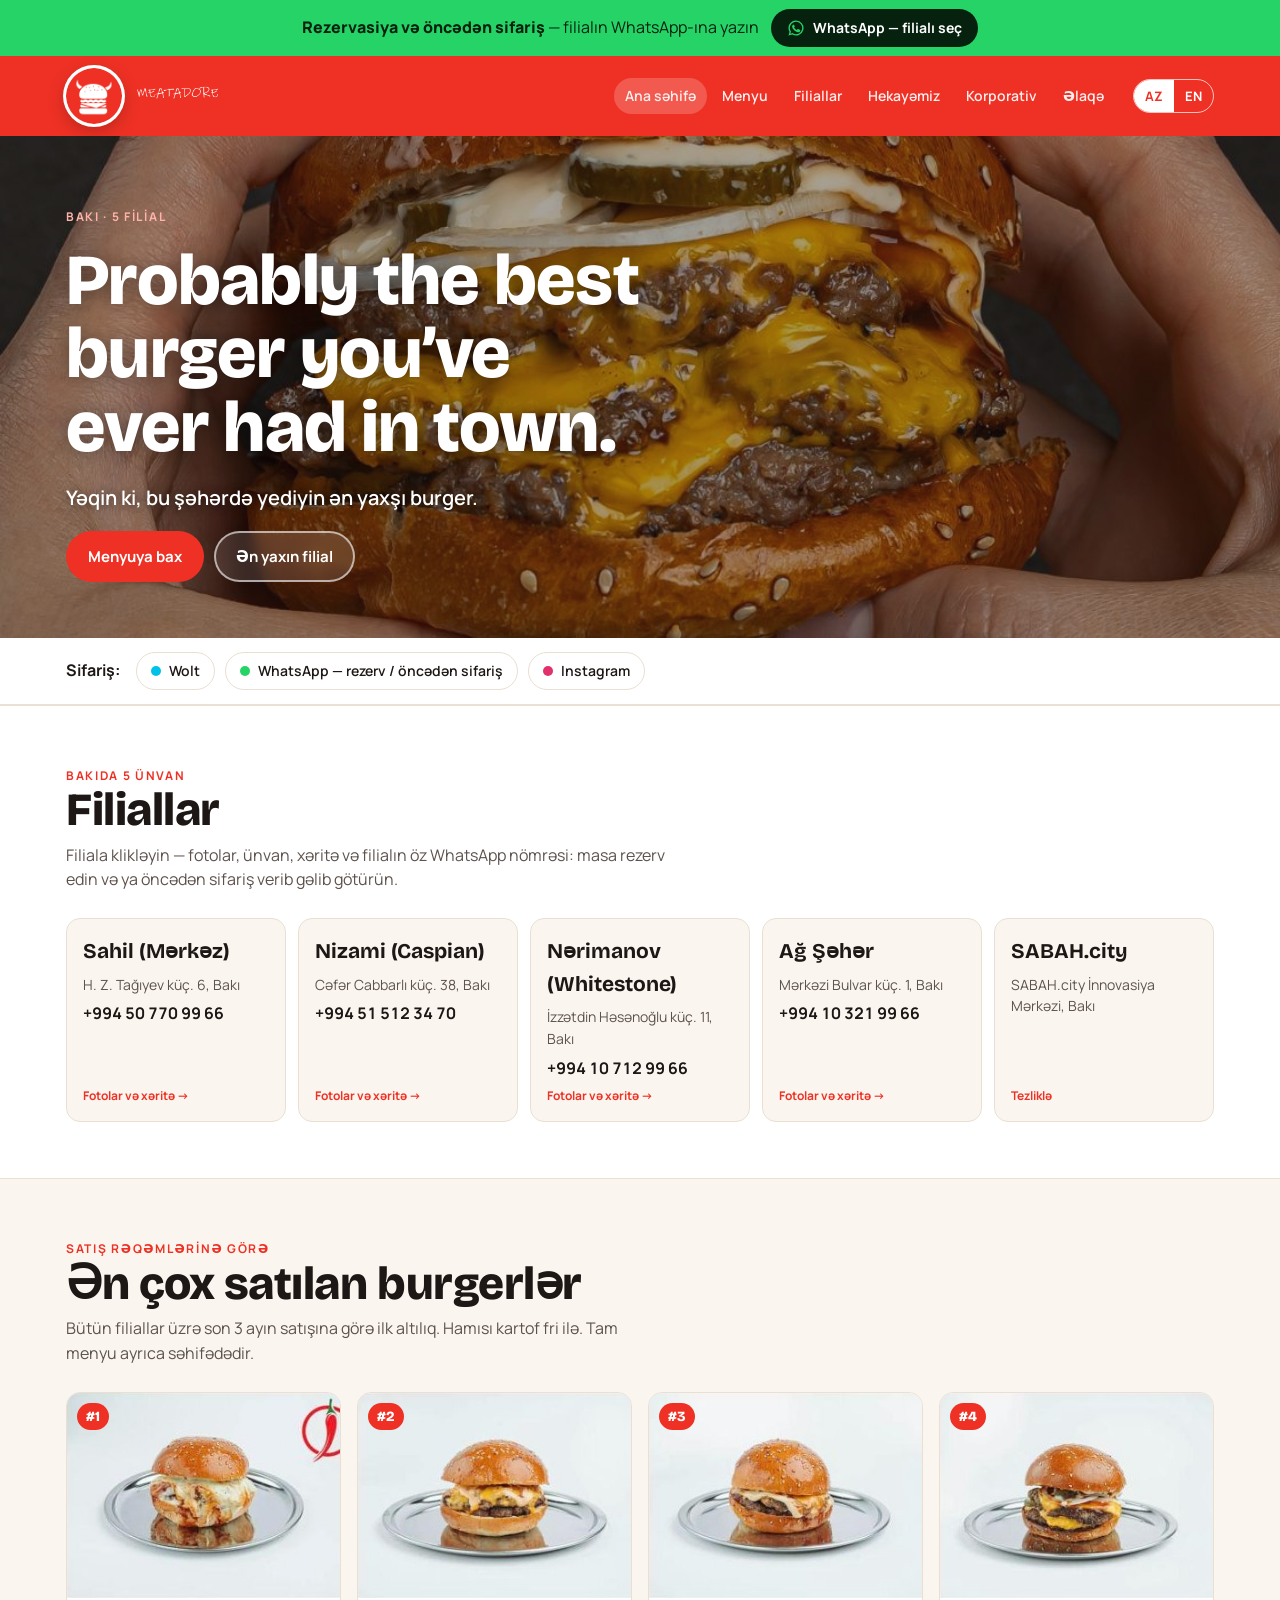
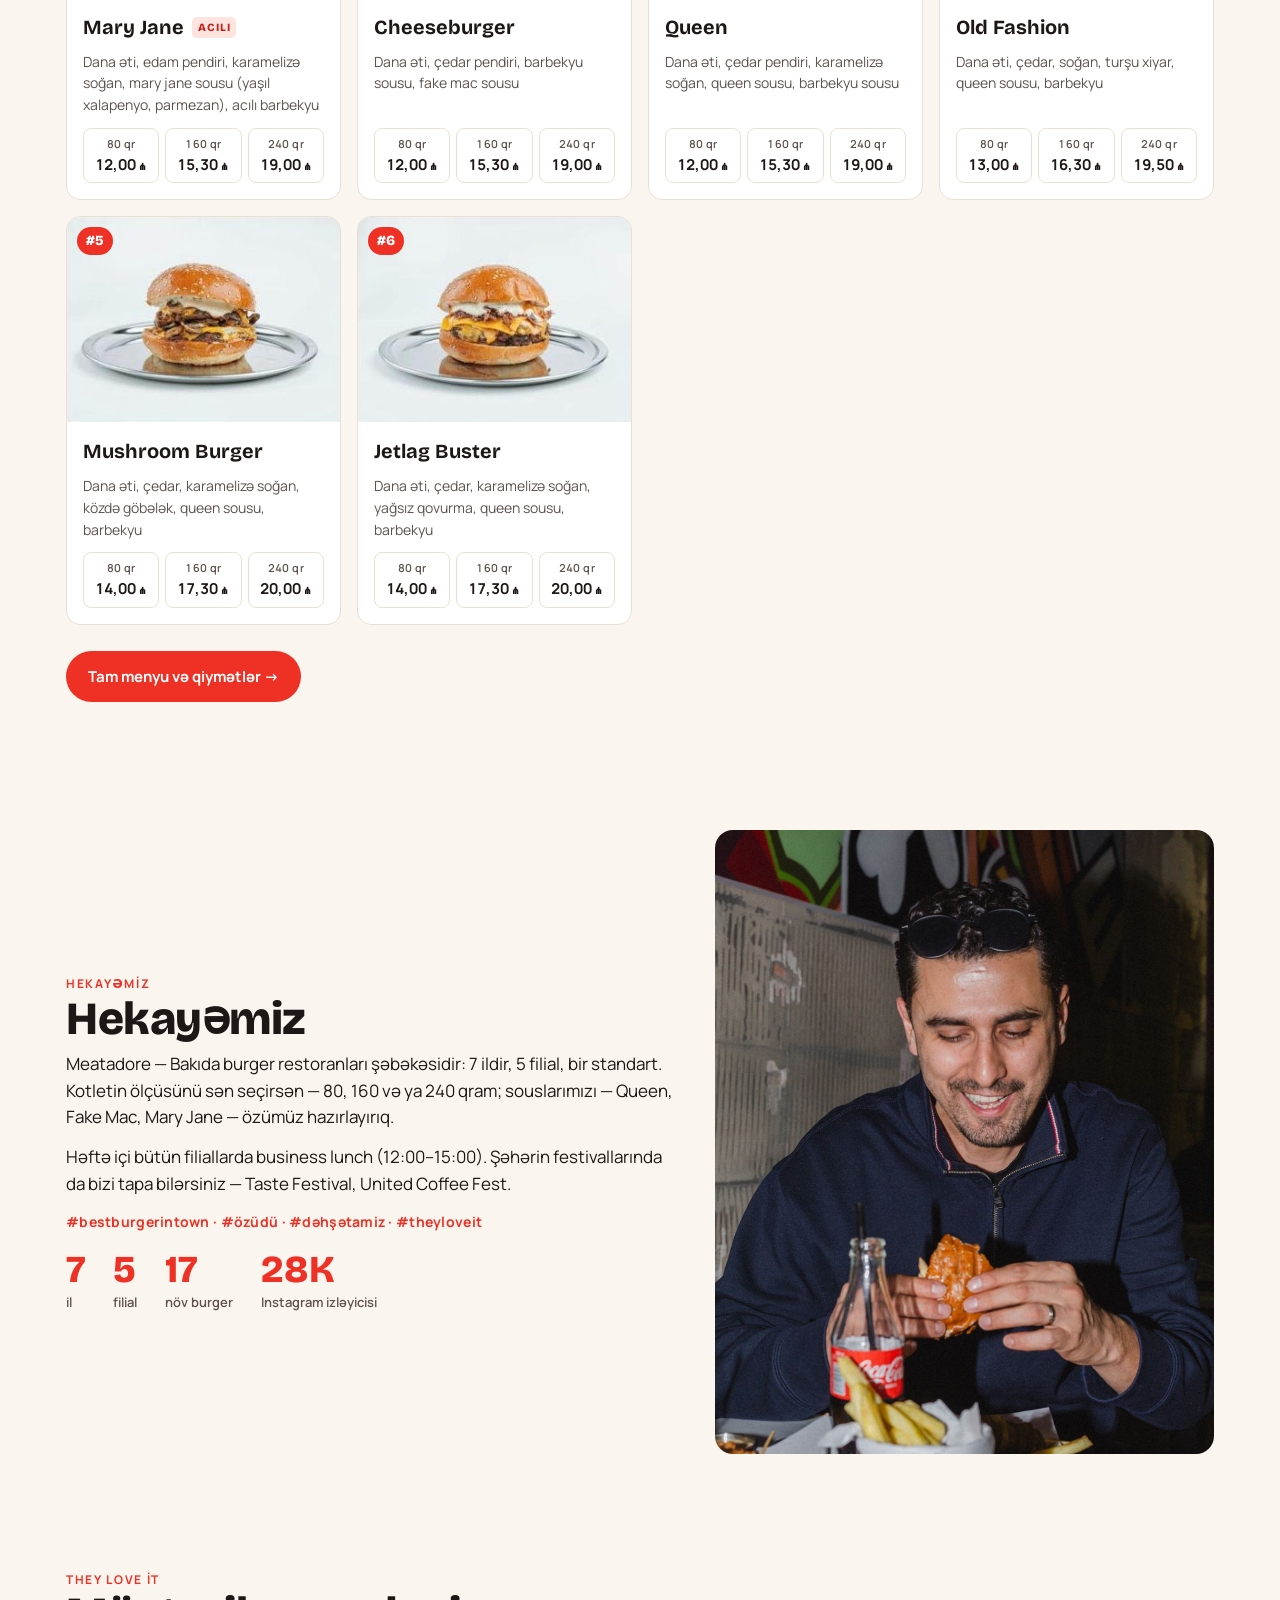
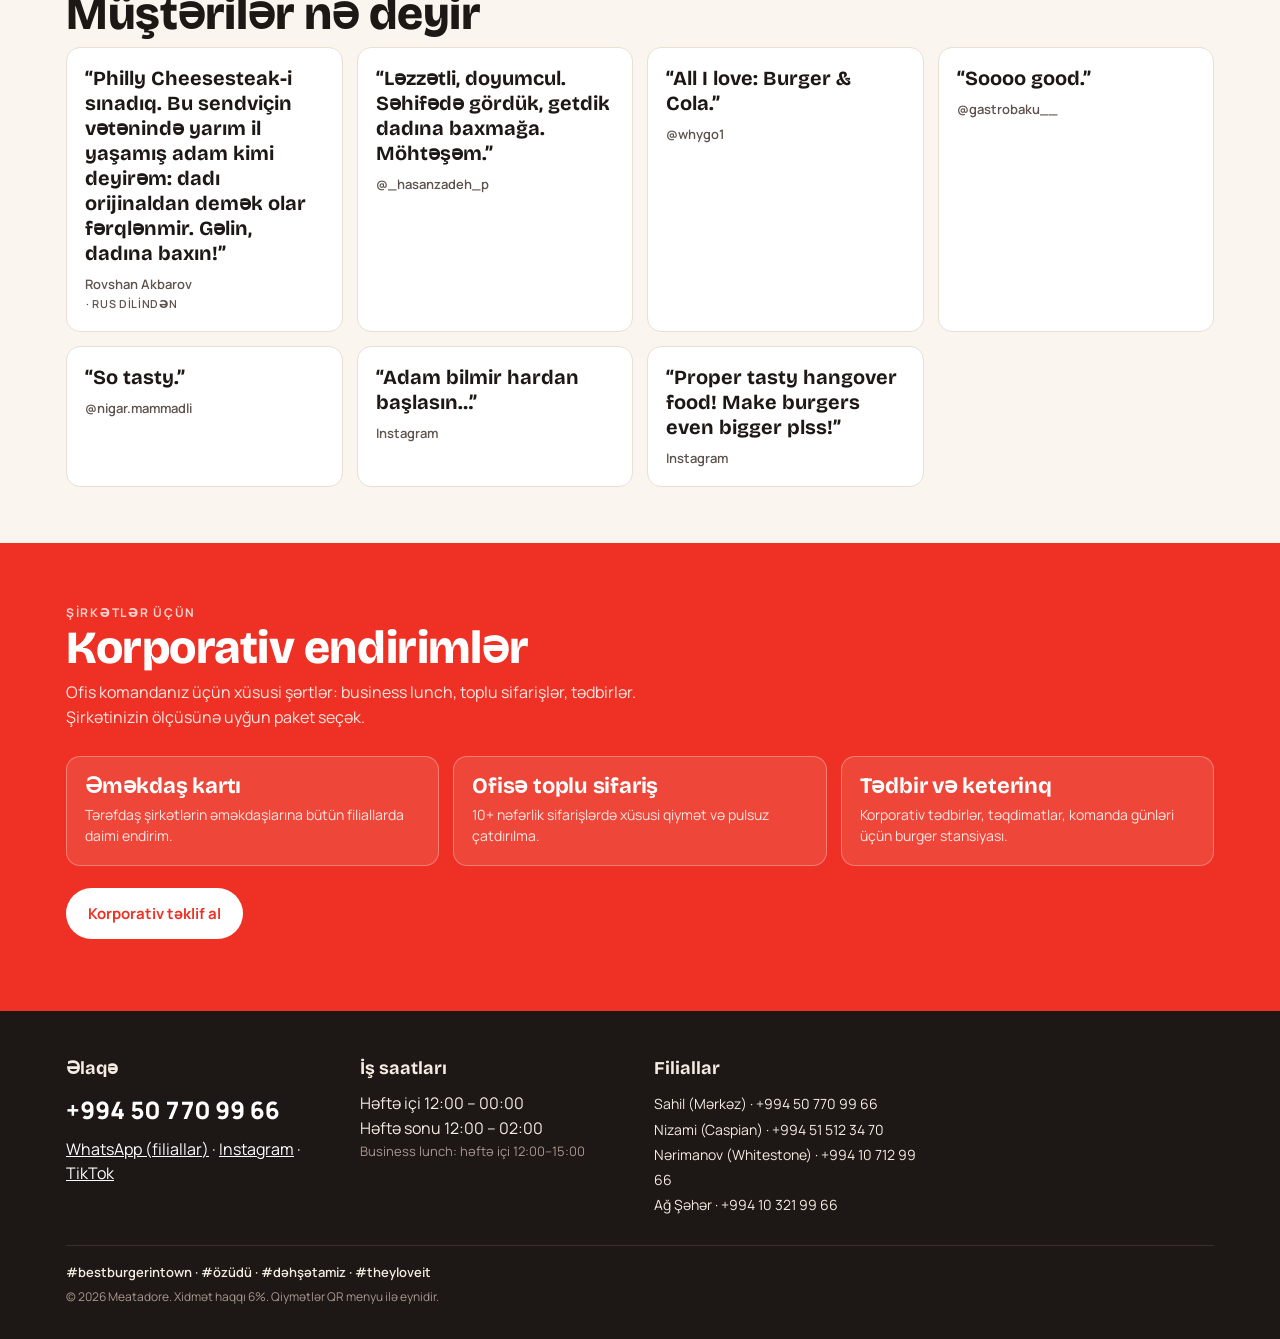
<file: index.html>
<!doctype html>
<html lang="az">
<head>
<meta charset="utf-8">
<meta name="viewport" content="width=device-width, initial-scale=1, viewport-fit=cover">
<title>Meatadore — Burger · Bakı</title>
<meta name="description" content="Meatadore — Bakıda 5 filialda burgerlər, cheesesteak və hot-doqlar. Probably the best burger you’ve ever had in town. WhatsApp ilə rezervasiya və öncədən sifariş.">
<meta property="og:title" content="Meatadore">
<meta property="og:description" content="Probably the best burger you’ve ever had in town. Bakı, 5 filial.">
<meta property="og:image" content="assets/web/triple-cheeseburger-hands.jpg">
<link rel="icon" href="assets/web/logo-circle.png">
<link rel="preconnect" href="https://fonts.googleapis.com"><link rel="preconnect" href="https://fonts.gstatic.com" crossorigin>
<link rel="stylesheet" href="https://fonts.googleapis.com/css2?family=Bricolage+Grotesque:opsz,wght@12..96,500;12..96,700;12..96,800&family=Manrope:wght@400;500;600;700&display=swap">
<link rel="stylesheet" href="styles.css">
</head>
<body data-page="home">
<div id="shell-top"></div>

<div class="hero">
  <img src="assets/web/triple-cheeseburger-hands.jpg" alt="">
  <div class="wrap">
    <span class="eyebrow" style="color:#ffb3aa" data-az="Bakı · 5 filial" data-en="Baku · 5 locations">Bakı · 5 filial</span>
    <h1 class="slogan" lang="en" data-az="Probably the best burger you’ve ever had in town." data-en="Probably the best burger you’ve ever had in town.">Probably the best burger you’ve ever had in town.</h1>
    <p data-az="Yəqin ki, bu şəhərdə yediyin ən yaxşı burger." data-en="Reserve a table or pre-order on WhatsApp.">Yəqin ki, bu şəhərdə yediyin ən yaxşı burger.</p>
    <div class="cta-row">
      <a class="btn btn-red" href="menu.html" data-az="Menyuya bax" data-en="See the menu">Menyuya bax</a>
      <a class="btn btn-ghost" href="#branches" data-az="Ən yaxın filial" data-en="Nearest location">Ən yaxın filial</a>
    </div>
  </div>
</div>

<div class="order" id="order-strip"></div>

<section class="branches" id="branches">
  <div class="wrap">
    <span class="eyebrow" data-az="Bakıda 5 ünvan" data-en="5 addresses in Baku">Bakıda 5 ünvan</span>
    <h2 data-az="Filiallar" data-en="Locations">Filiallar</h2>
    <p class="sub" data-az="Filiala klikləyin — fotolar, ünvan, xəritə və filialın öz WhatsApp nömrəsi: masa rezerv edin və ya öncədən sifariş verib gəlib götürün." data-en="Tap a location for photos, address, map and the branch's own WhatsApp number: reserve a table or pre-order for pickup.">Filiala klikləyin — fotolar, ünvan, xəritə və filialın öz WhatsApp nömrəsi: masa rezerv edin və ya öncədən sifariş verib gəlib götürün.</p>
    <div class="bgrid" id="bgrid"></div>
    <div class="bview" id="bview" hidden>
      <div class="slides" id="slides"></div>
      <div class="dots" id="dots"></div>
      <button class="close" id="bclose" type="button" aria-label="Bağla">×</button>
      <div class="info">
        <h3 id="bvName"></h3>
        <div id="bvAddr"></div>
        <div id="bvHours"></div>
        <div class="row">
          <a class="btn btn-red" id="bvMap" href="#" target="_blank" rel="noopener">Xəritədə aç</a>
          <a class="btn btn-wa" id="bvWa" href="#" target="_blank" rel="noopener"></a>
          <a class="btn btn-ghost" id="bvTel" href="#"></a>
        </div>
      </div>
    </div>
  </div>
</section>

<section id="bestsellers">
  <div class="wrap">
    <span class="eyebrow" data-az="Satış rəqəmlərinə görə" data-en="By the numbers">Satış rəqəmlərinə görə</span>
    <h2 data-az="Ən çox satılan burgerlər" data-en="Best-selling burgers">Ən çox satılan burgerlər</h2>
    <p class="sub" data-az="Bütün filiallar üzrə son 3 ayın satışına görə ilk altılıq. Hamısı kartof fri ilə. Tam menyu ayrıca səhifədədir." data-en="Top six by sales across all locations over the last 3 months. All served with fries. The full menu is on its own page.">Bütün filiallar üzrə son 3 ayın satışına görə ilk altılıq. Hamısı kartof fri ilə. Tam menyu ayrıca səhifədədir.</p>
    <div class="grid" id="teaser"></div>
    <p style="margin-top:26px"><a class="btn btn-red" href="menu.html" data-az="Tam menyu və qiymətlər →" data-en="Full menu & prices →">Tam menyu və qiymətlər →</a></p>
  </div>
</section>

<section class="story" id="story">
  <div class="wrap">
    <div>
      <span class="eyebrow" data-az="Hekayəmiz" data-en="Our story">Hekayəmiz</span>
      <h2 data-az="Hekayəmiz" data-en="Our story">Hekayəmiz</h2>
      <p data-az="Meatadore — Bakıda burger restoranları şəbəkəsidir: 7 ildir, 5 filial, bir standart. Kotletin ölçüsünü sən seçirsən — 80, 160 və ya 240 qram; souslarımızı — Queen, Fake Mac, Mary Jane — özümüz hazırlayırıq." data-en="Meatadore is a burger restaurant group in Baku: 7 years, 5 locations, one standard. You choose the patty — 80, 160 or 240 grams; we make our own sauces — Queen, Fake Mac, Mary Jane.">Meatadore — Bakıda burger restoranları şəbəkəsidir: 7 ildir, 5 filial, bir standart. Kotletin ölçüsünü sən seçirsən — 80, 160 və ya 240 qram; souslarımızı — Queen, Fake Mac, Mary Jane — özümüz hazırlayırıq.</p>
      <p data-az="Həftə içi bütün filiallarda business lunch (12:00–15:00). Şəhərin festivallarında da bizi tapa bilərsiniz — Taste Festival, United Coffee Fest." data-en="Business lunch on weekdays at every location (12:00–15:00). You’ll also find us at the city’s festivals — Taste Festival, United Coffee Fest.">Həftə içi bütün filiallarda business lunch (12:00–15:00). Şəhərin festivallarında da bizi tapa bilərsiniz — Taste Festival, United Coffee Fest.</p>
      <p class="tags" lang="az">#bestburgerintown · #özüdü · #dəhşətamiz · #theyloveit</p>
      <div class="facts">
        <div><strong>7</strong><span data-az="il" data-en="years">il</span></div>
        <div><strong>5</strong><span data-az="filial" data-en="locations">filial</span></div>
        <div><strong>17</strong><span data-az="növ burger" data-en="burgers on the menu">növ burger</span></div>
        <div><strong>28K</strong><span data-az="Instagram izləyicisi" data-en="Instagram followers">Instagram izləyicisi</span></div>
      </div>
    </div>
    <img src="assets/web/guest-eating.jpg" alt="">
  </div>
</section>

<section id="reviews">
  <div class="wrap">
    <span class="eyebrow" data-az="They love it" data-en="They love it">They love it</span>
    <h2 data-az="Müştərilər nə deyir" data-en="What guests say">Müştərilər nə deyir</h2>
    <div class="reviews" id="reviewsGrid"></div>
  </div>
</section>

<section class="corp" id="corporate">
  <div class="wrap">
    <span class="eyebrow" data-az="Şirkətlər üçün" data-en="For companies">Şirkətlər üçün</span>
    <h2 data-az="Korporativ endirimlər" data-en="Corporate discounts">Korporativ endirimlər</h2>
    <p class="sub" data-az="Ofis komandanız üçün xüsusi şərtlər: business lunch, toplu sifarişlər, tədbirlər. Şirkətinizin ölçüsünə uyğun paket seçək." data-en="Special terms for your office team: business lunch, bulk orders, events. We'll match a package to the size of your company.">Ofis komandanız üçün xüsusi şərtlər: business lunch, toplu sifarişlər, tədbirlər. Şirkətinizin ölçüsünə uyğun paket seçək.</p>
    <div class="tiers">
      <div class="tier"><h3 data-az="Əməkdaş kartı" data-en="Employee card">Əməkdaş kartı</h3><p data-az="Tərəfdaş şirkətlərin əməkdaşlarına bütün filiallarda daimi endirim." data-en="A standing discount at every location for employees of partner companies.">Tərəfdaş şirkətlərin əməkdaşlarına bütün filiallarda daimi endirim.</p></div>
      <div class="tier"><h3 data-az="Ofisə toplu sifariş" data-en="Office bulk orders">Ofisə toplu sifariş</h3><p data-az="10+ nəfərlik sifarişlərdə xüsusi qiymət və pulsuz çatdırılma." data-en="Special pricing and free delivery on orders for 10+ people.">10+ nəfərlik sifarişlərdə xüsusi qiymət və pulsuz çatdırılma.</p></div>
      <div class="tier"><h3 data-az="Tədbir və keterinq" data-en="Events & catering">Tədbir və keterinq</h3><p data-az="Korporativ tədbirlər, təqdimatlar, komanda günləri üçün burger stansiyası." data-en="A burger station for corporate events, launches and team days.">Korporativ tədbirlər, təqdimatlar, komanda günləri üçün burger stansiyası.</p></div>
    </div>
    <p style="margin-top:22px"><a class="btn btn-white" id="corpBtn" href="https://wa.me/994507709966?text=Salam%2C%20korporativ%20endirim%20%C3%BC%C3%A7%C3%BCn%20yaz%C4%B1ram." target="_blank" rel="noopener" data-az="Korporativ təklif al" data-en="Get a corporate offer">Korporativ təklif al</a></p>
  </div>
</section>

<footer id="contact"><div id="shell-footer"></div></footer>

<script src="menu-data.js"></script>
<script src="site.js"></script>
</body>
</html>
</file>
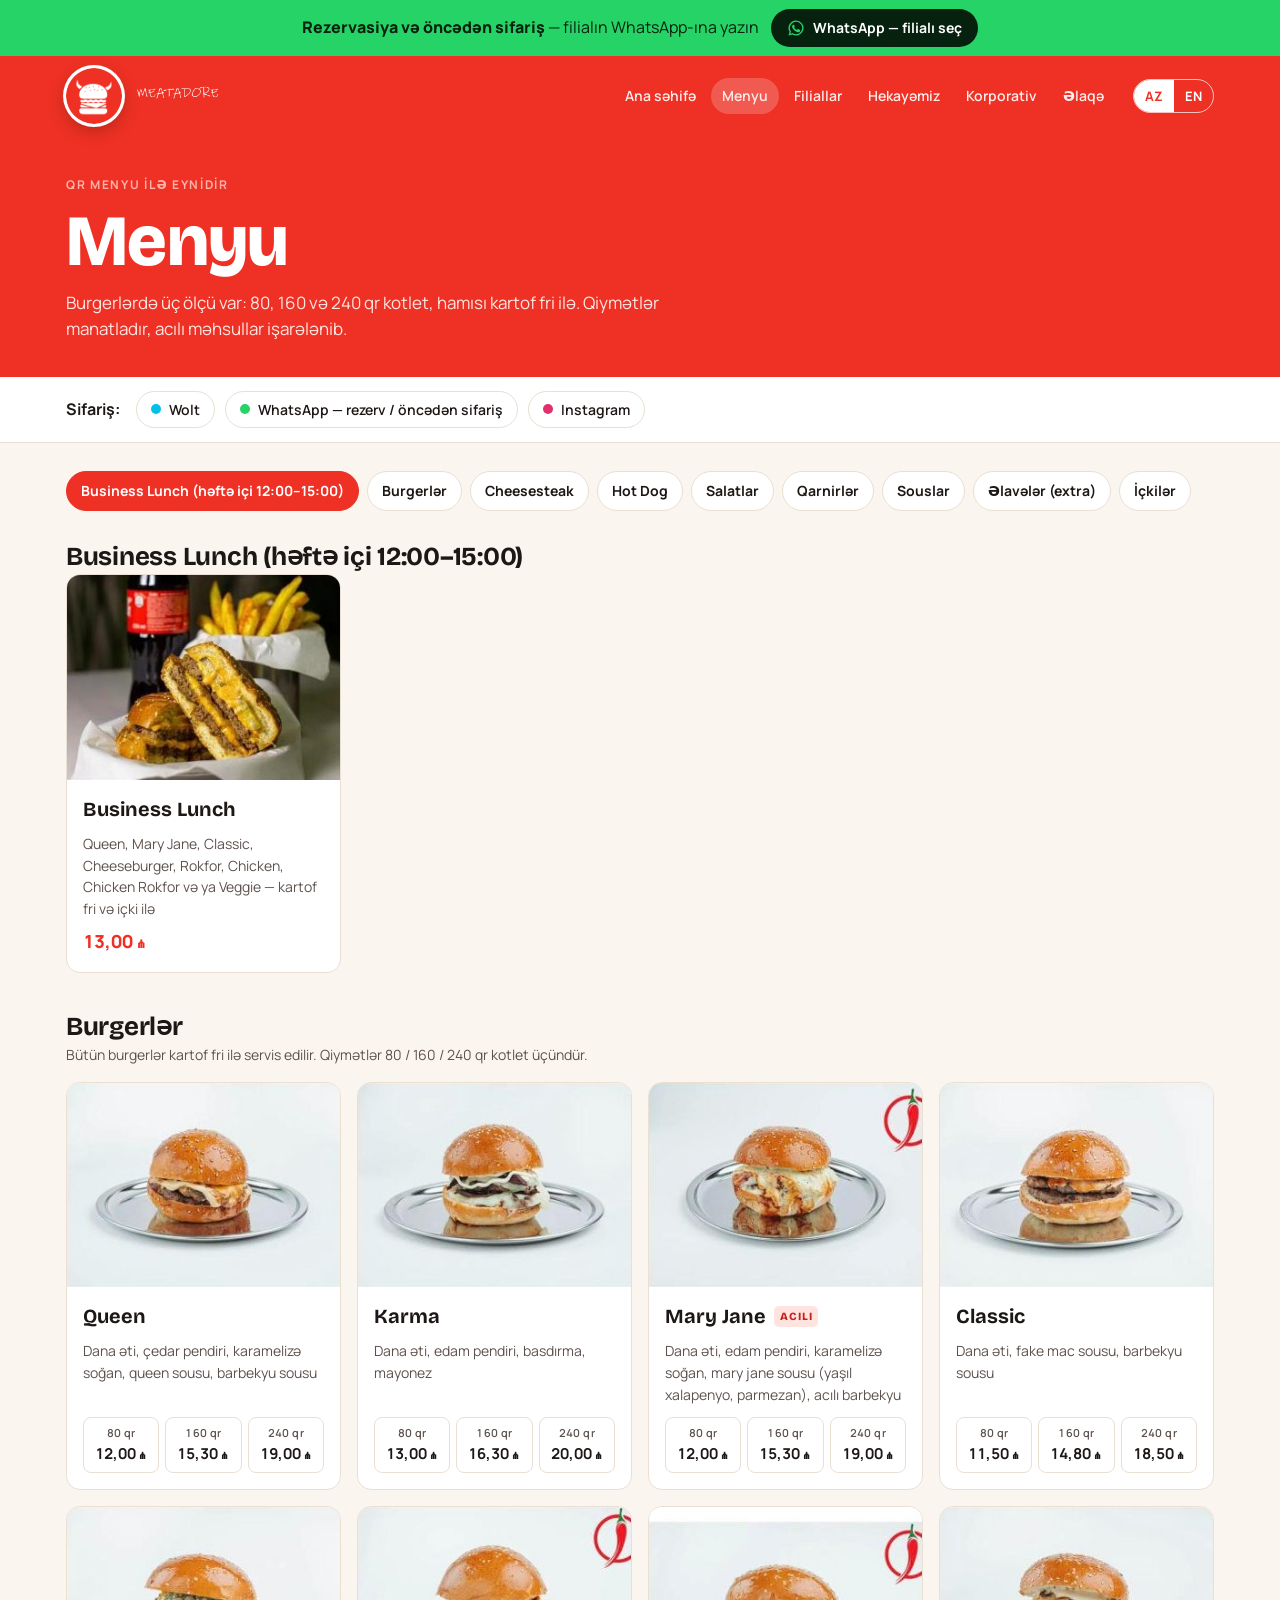
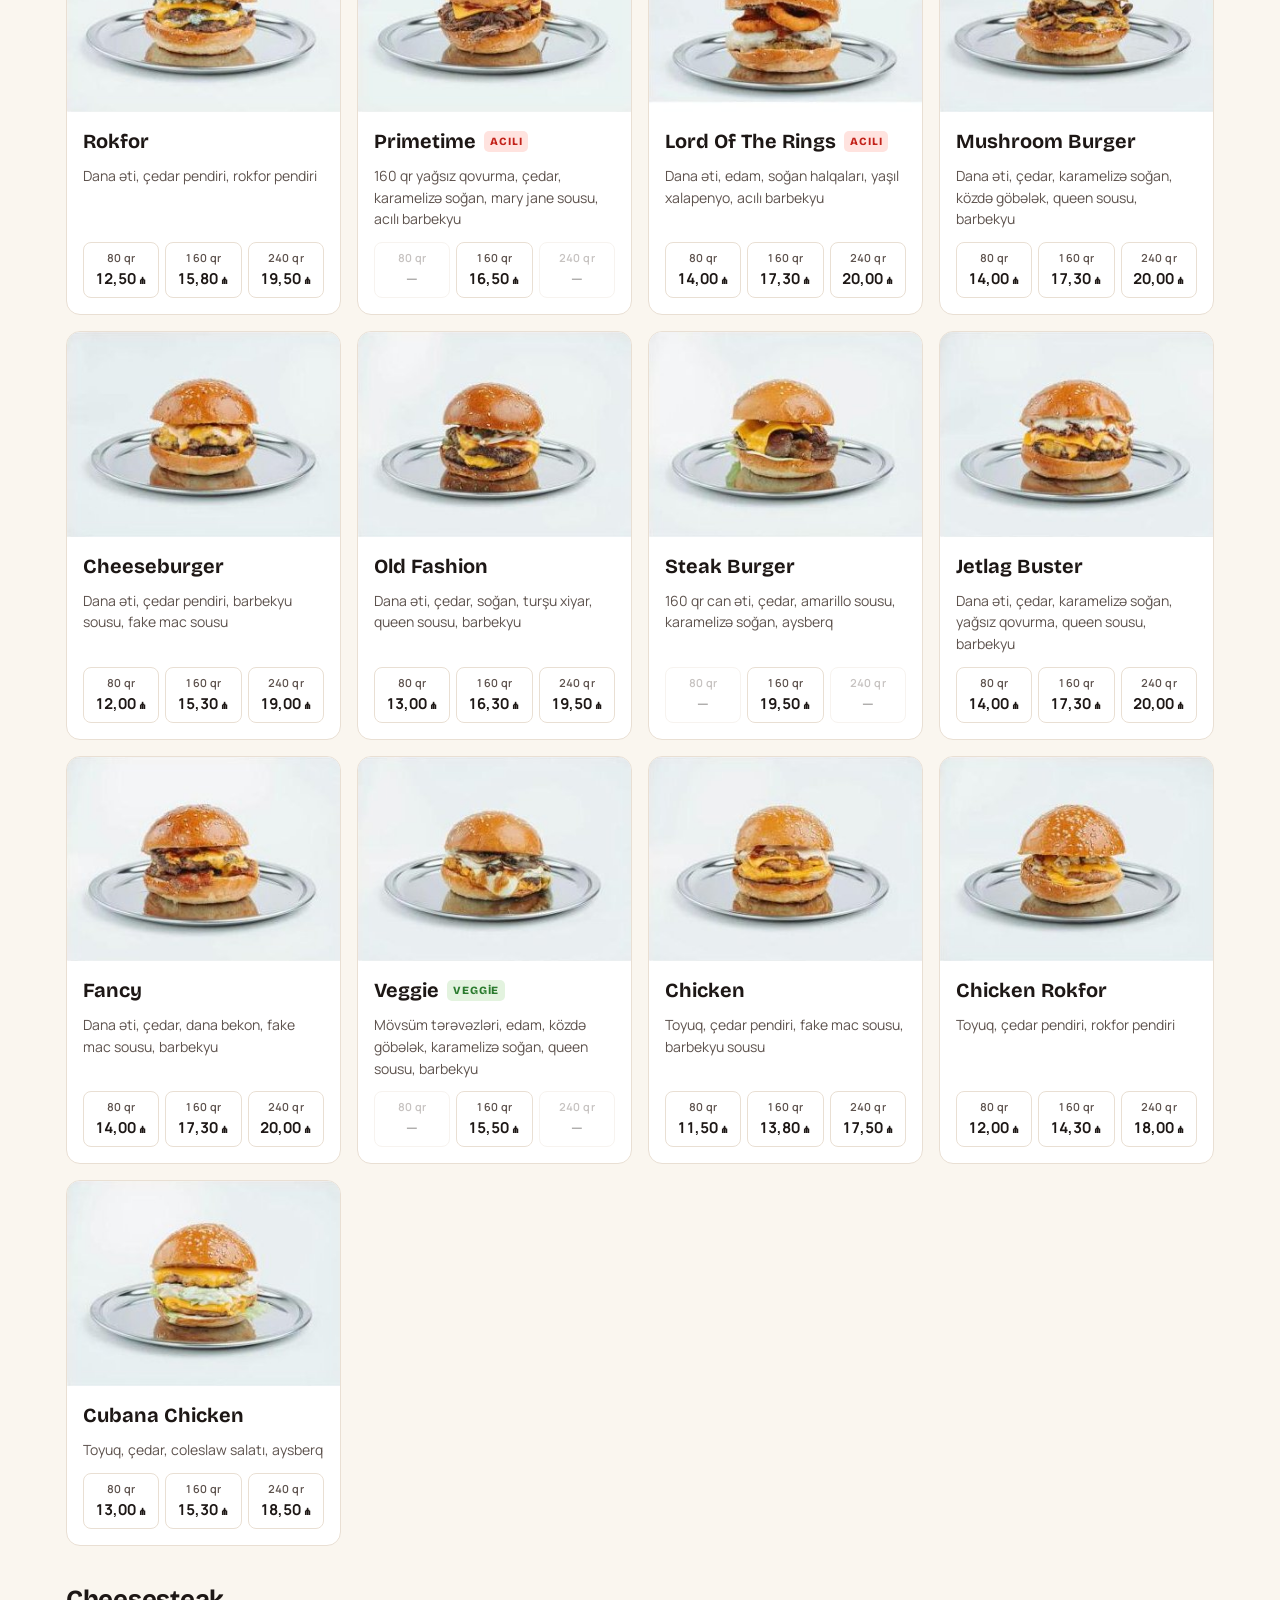
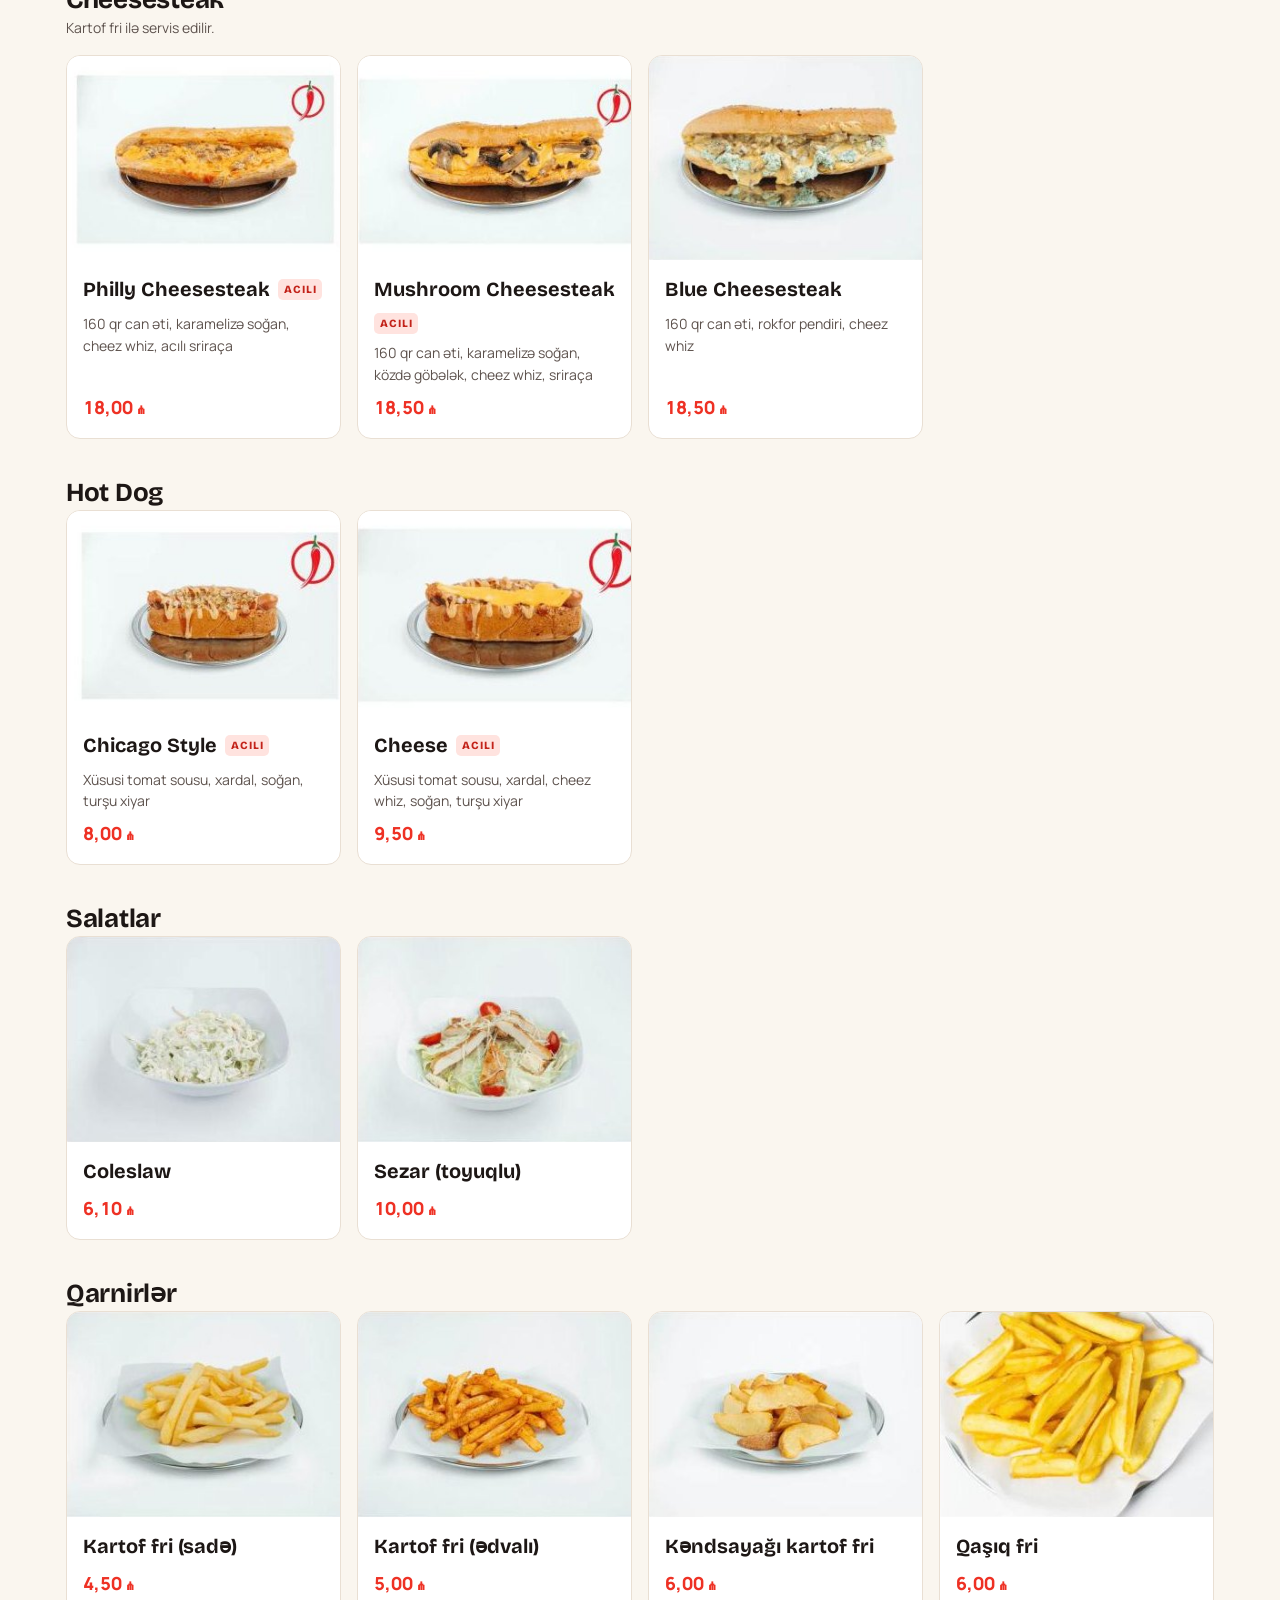
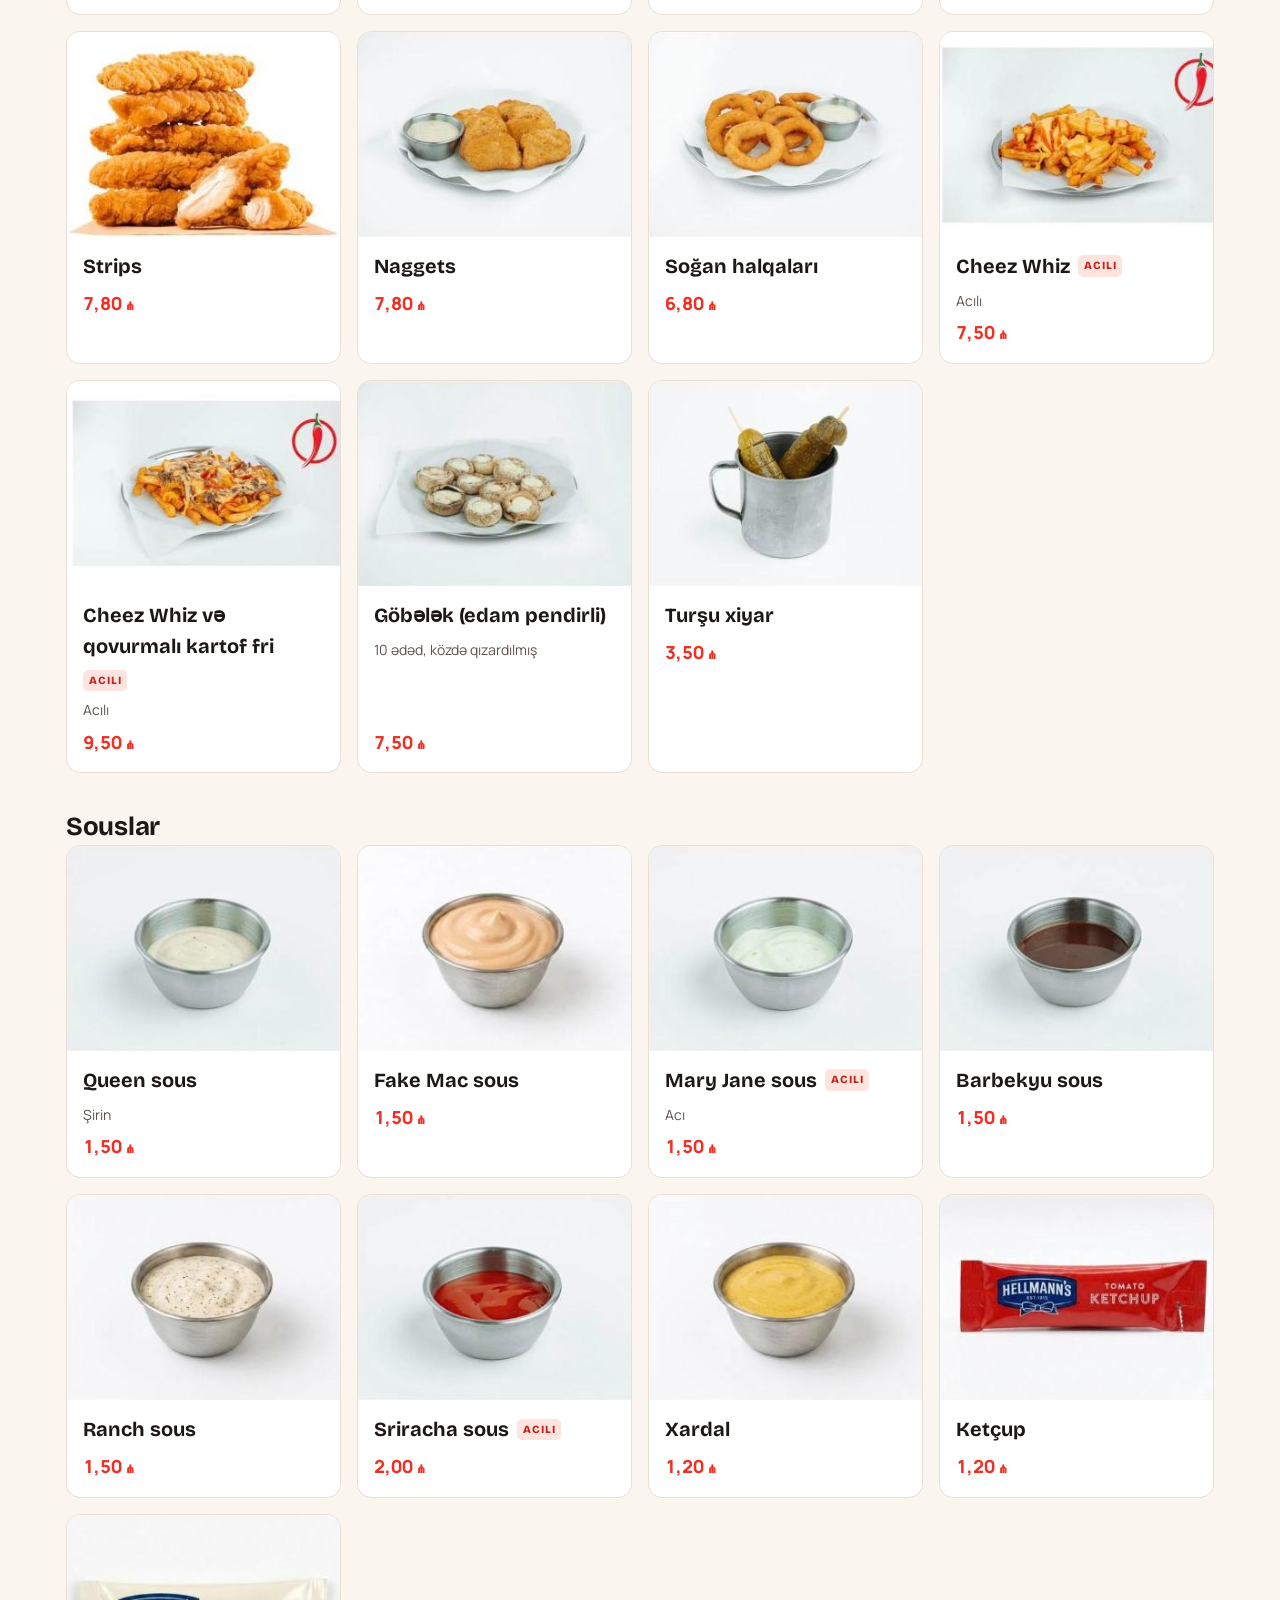
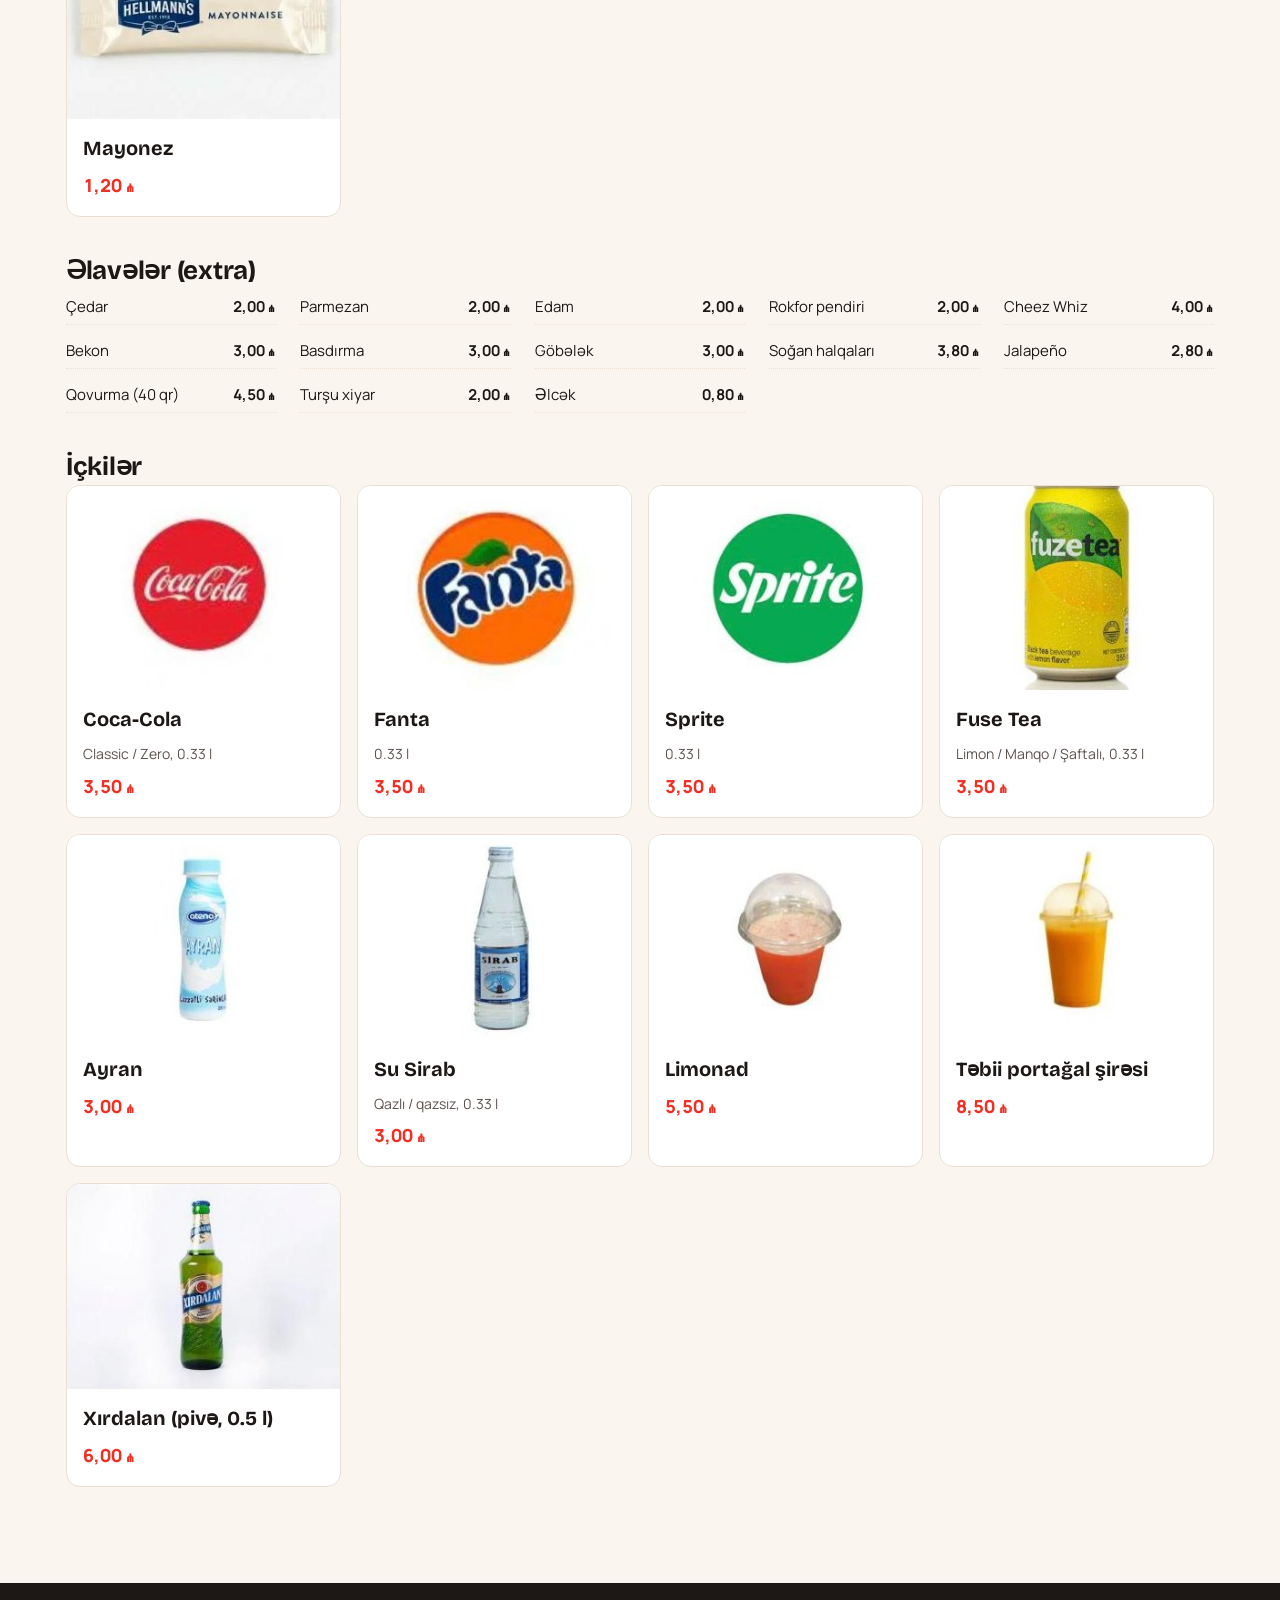
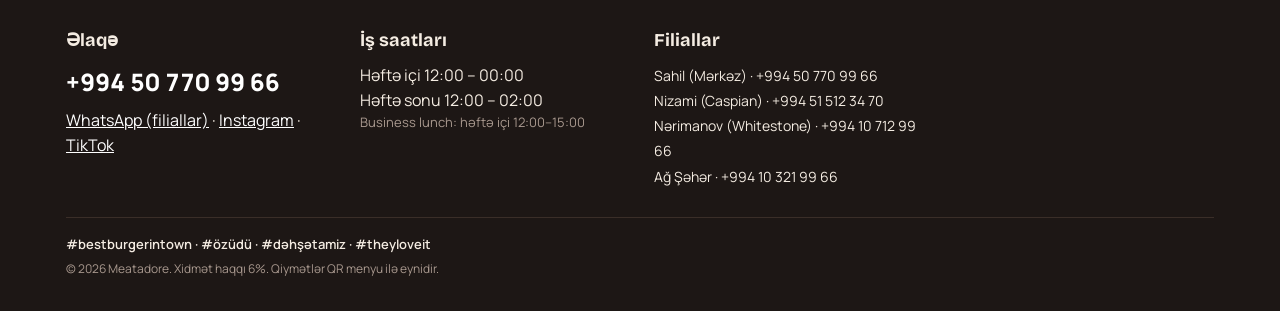
<file: menu.html>
<!doctype html>
<html lang="az">
<head>
<meta charset="utf-8">
<meta name="viewport" content="width=device-width, initial-scale=1, viewport-fit=cover">
<title>Menyu — Meatadore</title>
<meta name="description" content="Meatadore menyusu: burgerlər (80/160/240 qr), cheesesteak, hot-doq, qarnirlər, souslar, içkilər. Qiymətlər QR menyu ilə eynidir.">
<link rel="icon" href="assets/web/logo-circle.png">
<link rel="preconnect" href="https://fonts.googleapis.com"><link rel="preconnect" href="https://fonts.gstatic.com" crossorigin>
<link rel="stylesheet" href="https://fonts.googleapis.com/css2?family=Bricolage+Grotesque:opsz,wght@12..96,500;12..96,700;12..96,800&family=Manrope:wght@400;500;600;700&display=swap">
<link rel="stylesheet" href="styles.css">
</head>
<body data-page="menu">
<div id="shell-top"></div>

<div class="menu-head">
  <div class="wrap">
    <span class="eyebrow" style="color:#ffb3aa" data-az="QR menyu ilə eynidir" data-en="Same as our QR menu">QR menyu ilə eynidir</span>
    <h1 data-az="Menyu" data-en="Menu">Menyu</h1>
    <p data-az="Burgerlərdə üç ölçü var: 80, 160 və 240 qr kotlet, hamısı kartof fri ilə. Qiymətlər manatladır, acılı məhsullar işarələnib." data-en="Burgers come in three sizes: 80, 160 and 240 g patties, all with fries. Prices in AZN; spicy items are marked.">Burgerlərdə üç ölçü var: 80, 160 və 240 qr kotlet, hamısı kartof fri ilə. Qiymətlər manatladır, acılı məhsullar işarələnib.</p>
  </div>
</div>

<div class="order" id="order-strip"></div>

<section id="menu" style="padding-top:28px">
  <div class="wrap">
    <div class="tabs sticky" id="tabs" role="tablist"></div>
    <div id="menuRoot"></div>
  </div>
</section>

<footer id="contact"><div id="shell-footer"></div></footer>

<script src="menu-data.js"></script>
<script src="site.js"></script>
</body>
</html>
</file>
<file: styles.css>
/* Layout: red "wrapper paper" header band, cream page, product cards like menu tickets with three price stubs */
:root{
  --red:#ee3124; --red-deep:#c3231a; --cream:#faf6ef; --paper:#ffffff; --ink:#1d1715; --ink-soft:#5d524d; --line:#e9dfd3; --wa:#25d366; --wa-deep:#1aa84f;
  --bg:var(--cream); --fg:var(--ink); --card:var(--paper);
  --display:"Bricolage Grotesque","Arial Narrow",Impact,sans-serif; --body:"Manrope",system-ui,-apple-system,"Segoe UI",sans-serif;
}
@media (prefers-color-scheme: dark){ :root:not([data-theme="light"]){ --bg:#17120f; --fg:#f4ece2; --card:#221b17; --line:#3a2e28; --ink-soft:#bda99c; --paper:#221b17; --ink:#f4ece2; color-scheme:dark } }
:root[data-theme="dark"]{ --bg:#17120f; --fg:#f4ece2; --card:#221b17; --line:#3a2e28; --ink-soft:#bda99c; --paper:#221b17; --ink:#f4ece2; color-scheme:dark }
*{box-sizing:border-box}
body{background:var(--bg);color:var(--fg);font-family:var(--body);font-size:16px;line-height:1.55;margin:0}
body::before{content:"";position:fixed;inset:0 0 auto;height:env(safe-area-inset-top,0px);z-index:10;background:var(--wa)}
img{max-width:100%;display:block}
a{color:inherit}
h1,h2,h3{font-family:var(--display);line-height:1.05;margin:0;text-wrap:balance;letter-spacing:-.01em}
.wrap{max-width:1180px;margin:0 auto;padding-left:max(16px,env(safe-area-inset-left,0px));padding-right:max(16px,env(safe-area-inset-right,0px))}
.eyebrow{font-size:12px;font-weight:700;letter-spacing:.14em;text-transform:uppercase;color:var(--red)}
.todo{display:inline-block;background:#fff3c4;color:#7a5a00;border:1px dashed #d8b23a;border-radius:6px;padding:1px 8px;font-size:12px;font-weight:700;letter-spacing:.04em}
:root[data-theme="dark"] .todo{background:#3a2f10;color:#ffd978}
@media (prefers-color-scheme: dark){ :root:not([data-theme="light"]) .todo{background:#3a2f10;color:#ffd978} }

/* WhatsApp bar — item 7: free delivery CTA at the very top */
.wa-bar{position:sticky;top:env(safe-area-inset-top,0px);z-index:9;background:var(--wa);color:#07210f}
.wa-bar .wrap{display:flex;align-items:center;justify-content:center;gap:12px;padding-block:9px;flex-wrap:wrap;text-align:center}
.wa-bar strong{font-weight:800}
.wa-btn{display:inline-flex;align-items:center;gap:8px;background:#07210f;color:#fff;text-decoration:none;font-weight:700;padding:8px 16px;border-radius:999px;font-size:14px;white-space:nowrap}
.wa-btn svg{width:18px;height:18px;fill:var(--wa)}

/* header */
header.site{background:var(--red);color:#fff}
header.site .wrap{display:flex;align-items:center;gap:18px;padding-block:12px}
.brand{display:flex;align-items:center;gap:12px;text-decoration:none;color:#fff}
.brand img.logo{width:56px;height:56px;border-radius:50%;box-shadow:0 0 0 3px #fff,0 6px 18px rgba(0,0,0,.25);background:#fff}
.brand img.word{height:22px;width:auto}
nav.main{margin-left:auto;display:flex;gap:4px;flex-wrap:wrap;justify-content:flex-end}
nav.main a{color:#fff;text-decoration:none;font-weight:600;font-size:14px;padding:7px 11px;border-radius:999px;opacity:.92}
nav.main a:hover,nav.main a:focus-visible{background:rgba(255,255,255,.16);opacity:1;outline:none}
.lang{display:flex;border:1.5px solid rgba(255,255,255,.7);border-radius:999px;overflow:hidden}
.lang button{background:transparent;color:#fff;border:0;font:inherit;font-weight:700;font-size:13px;padding:6px 11px;cursor:pointer}
.lang button[aria-pressed="true"]{background:#fff;color:var(--red)}
@media (max-width:720px){ nav.main{display:none} }

/* hero */
.hero{position:relative;background:#1a1210;color:#fff;isolation:isolate}
.hero img{position:absolute;inset:0;width:100%;height:100%;object-fit:cover;opacity:.62;z-index:-1}
.hero .wrap{padding-block:72px 56px;min-height:420px;display:flex;flex-direction:column;justify-content:flex-end;gap:18px}
.hero h1{font-size:clamp(40px,7vw,84px);font-weight:800;max-width:11ch;text-shadow:0 2px 20px rgba(0,0,0,.4)}
.hero p{max-width:52ch;font-size:18px;margin:0;text-shadow:0 1px 10px rgba(0,0,0,.5)}
.cta-row{display:flex;gap:10px;flex-wrap:wrap}
.btn{display:inline-flex;align-items:center;gap:8px;padding:12px 20px;border-radius:999px;font-weight:700;text-decoration:none;font-size:15px;border:2px solid transparent}
.btn-red{background:var(--red);color:#fff}
.btn-ghost{background:rgba(255,255,255,.12);color:#fff;border-color:rgba(255,255,255,.6);backdrop-filter:blur(6px)}
.btn-wa{background:var(--wa);color:#07210f}

/* order strip */
.order{background:var(--card);border-bottom:1px solid var(--line)}
.order .wrap{display:flex;gap:10px;align-items:center;flex-wrap:wrap;padding-block:14px}
.order .label{font-weight:700;margin-right:6px}
.chip{display:inline-flex;align-items:center;gap:8px;border:1.5px solid var(--line);border-radius:999px;padding:7px 14px;text-decoration:none;font-weight:600;font-size:14px}
.chip b{display:inline-block;width:10px;height:10px;border-radius:50%}

section{padding-block:56px}
section h2{font-size:clamp(30px,4.5vw,46px);font-weight:800;margin-bottom:8px}
.sub{color:var(--ink-soft);max-width:60ch;margin:0 0 26px}

/* menu */
.tabs{display:flex;gap:8px;overflow-x:auto;padding-bottom:10px;margin-bottom:22px;scrollbar-width:thin}
.tabs button{flex:0 0 auto;font:inherit;font-weight:700;font-size:14px;padding:8px 14px;border-radius:999px;border:1.5px solid var(--line);background:var(--card);color:var(--fg);cursor:pointer}
.tabs button[aria-pressed="true"]{background:var(--red);border-color:var(--red);color:#fff}
.cat{margin-bottom:40px}
.cat h3{font-size:26px;font-weight:700;margin-bottom:4px}
.cat .note{color:var(--ink-soft);font-size:14px;margin:0 0 16px}
.grid{display:grid;grid-template-columns:repeat(auto-fill,minmax(270px,1fr));gap:16px}
.card{background:var(--card);border:1px solid var(--line);border-radius:14px;overflow:hidden;display:flex;flex-direction:column;min-width:0}
.card img{aspect-ratio:4/3;width:100%;object-fit:cover;background:#f1ece5}
.card .body{padding:14px 16px 16px;display:flex;flex-direction:column;gap:8px;flex:1}
.card .name{font-family:var(--display);font-weight:700;font-size:20px;display:flex;align-items:center;gap:8px;flex-wrap:wrap}
.tag{font-size:11px;font-weight:800;letter-spacing:.08em;border-radius:5px;padding:2px 6px;text-transform:uppercase}
.tag.hot{background:#ffe3df;color:var(--red-deep)} .tag.veg{background:#e3f3df;color:#2a7a2e}
.card .ing{font-size:14px;color:var(--ink-soft);margin:0;flex:1}
.prices{display:grid;grid-template-columns:repeat(3,1fr);gap:6px;margin-top:4px;font-variant-numeric:tabular-nums}
.prices div{border:1px solid var(--line);border-radius:8px;padding:6px 4px;text-align:center}
.prices small{display:block;font-size:11px;color:var(--ink-soft);font-weight:600;letter-spacing:.04em}
.prices strong{font-size:15px}
.prices .na{opacity:.35}
.price1{font-weight:800;font-size:18px;color:var(--red);font-variant-numeric:tabular-nums}
.compact{display:grid;grid-template-columns:repeat(auto-fill,minmax(210px,1fr));gap:8px 24px}
.compact div{display:flex;justify-content:space-between;gap:10px;border-bottom:1px dotted var(--line);padding:6px 0;font-size:15px}
.compact strong{font-variant-numeric:tabular-nums}

/* branches */
.branches{background:var(--card);border-block:1px solid var(--line)}
.bgrid{display:grid;grid-template-columns:repeat(auto-fit,minmax(220px,1fr));gap:12px}
.bcard{border:1.5px solid var(--line);border-radius:14px;padding:16px;background:var(--bg);text-align:left;font:inherit;color:inherit;cursor:pointer;display:flex;flex-direction:column;gap:6px;min-width:0}
.bcard:hover,.bcard:focus-visible{border-color:var(--red);outline:none}
.bcard .bn{font-family:var(--display);font-weight:700;font-size:21px}
.bcard .ba{font-size:14px;color:var(--ink-soft)}
.bcard .bp{font-weight:700;font-variant-numeric:tabular-nums}
.bcard .open{font-size:12px;color:var(--red);font-weight:700;margin-top:auto}
.bview{margin-top:18px;border-radius:18px;overflow:hidden;position:relative;color:#fff;min-height:380px;display:flex;align-items:flex-end;background:#2a1f1b}
.bview[hidden]{display:none}
.bview .slides{position:absolute;inset:0}
.bview .slides img{position:absolute;inset:0;width:100%;height:100%;object-fit:cover;opacity:0;transition:opacity 1s}
.bview .slides img.on{opacity:1}
@media (prefers-reduced-motion:reduce){.bview .slides img{transition:none}}
.bview .info{position:relative;padding:28px;background:linear-gradient(transparent,rgba(0,0,0,.78));width:100%;display:flex;flex-direction:column;gap:6px}
.bview .info h3{font-size:32px}
.bview .info .row{display:flex;gap:10px;flex-wrap:wrap;margin-top:8px}
.bview .close{position:absolute;top:12px;right:12px;background:rgba(0,0,0,.5);color:#fff;border:0;border-radius:999px;width:36px;height:36px;font-size:20px;cursor:pointer}
.dots{position:absolute;top:16px;left:16px;display:flex;gap:6px}
.dots i{width:8px;height:8px;border-radius:50%;background:rgba(255,255,255,.45)}
.dots i.on{background:#fff}

/* story */
.story .wrap{display:grid;grid-template-columns:1.1fr .9fr;gap:40px;align-items:center}
.story p{max-width:62ch;margin:0 0 14px;font-size:17px}
.story img{border-radius:18px;aspect-ratio:4/5;object-fit:cover;width:100%}
.story .facts{display:flex;gap:28px;flex-wrap:wrap;margin-top:18px}
.story .facts div strong{display:block;font-family:var(--display);font-size:38px;font-weight:800;color:var(--red);line-height:1}
.story .facts div span{font-size:13px;color:var(--ink-soft);font-weight:600}
@media (max-width:820px){.story .wrap{grid-template-columns:1fr}}

/* corporate */
.corp{background:var(--red);color:#fff}
.corp .eyebrow{color:#ffd2cc}
.corp .sub{color:#ffe6e2}
.corp .tiers{display:grid;grid-template-columns:repeat(auto-fit,minmax(230px,1fr));gap:14px;margin-top:8px}
.tier{background:rgba(255,255,255,.1);border:1px solid rgba(255,255,255,.3);border-radius:14px;padding:18px}
.tier h3{font-size:22px;margin-bottom:6px}
.tier p{margin:0;font-size:14px;color:#ffe6e2}
.corp .btn-white{background:#fff;color:var(--red)}

/* contact / footer */
footer{background:#1d1715;color:#f4ece2}
footer .wrap{display:grid;grid-template-columns:repeat(auto-fit,minmax(220px,1fr));gap:28px;padding-block:44px 32px}
footer h4{font-family:var(--display);font-size:18px;margin:0 0 8px}
footer a{color:#fff}
footer .phone{font-size:24px;font-weight:800;font-variant-numeric:tabular-nums}
footer .fine{grid-column:1/-1;font-size:12px;color:#a8988e;border-top:1px solid #3a2e28;padding-top:16px}
.copy{background:transparent;border:1px solid #6b5a52;color:#fff;border-radius:6px;font:inherit;font-size:12px;padding:3px 8px;cursor:pointer;margin-left:8px}
:focus-visible{outline:3px solid #ffbf47;outline-offset:2px}

/* ---- added for multi-page build ---- */
html{scroll-behavior:smooth}
.burger{display:none;background:transparent;border:1.5px solid rgba(255,255,255,.7);color:#fff;border-radius:8px;font-size:20px;line-height:1;padding:4px 9px;cursor:pointer}
nav.mobile{display:flex;flex-direction:column;background:var(--red-deep);padding:6px 16px 12px}
nav.mobile a{color:#fff;text-decoration:none;font-weight:600;padding:10px 4px;border-bottom:1px solid rgba(255,255,255,.15)}
nav.main a[aria-current="page"]{background:rgba(255,255,255,.22)}
@media (max-width:720px){ .burger{display:inline-block;margin-left:auto} .lang{margin-left:auto} nav.main{display:none} header.site .wrap{gap:10px} .brand img.word{display:none} }
@media (min-width:721px){ nav.mobile{display:none!important} }
.menu-head{background:var(--red);color:#fff}
.menu-head .wrap{padding-block:40px 34px;display:flex;flex-direction:column;gap:10px}
.menu-head h1{font-size:clamp(40px,6vw,72px);font-weight:800}
.menu-head p{max-width:60ch;margin:0;color:#ffe6e2;font-size:17px}
.tabs.sticky{position:sticky;top:calc(env(safe-area-inset-top,0px) + 50px);z-index:5;background:var(--bg);padding-top:8px;margin-top:-8px}
footer{padding:0}
.todo{display:none}
nav.mobile[hidden]{display:none!important}
@media (max-width:720px){ .wa-bar .wrap{padding-block:7px;gap:6px;font-size:14px} .wa-bar .wrap>span:first-child span{display:none} .wa-btn{padding:6px 12px;font-size:13px} }

/* WhatsApp branch picker */
.wa-pick{position:relative}
.wa-pick summary{list-style:none;cursor:pointer}
.wa-pick summary::-webkit-details-marker{display:none}
.wa-menu{position:absolute;top:calc(100% + 8px);left:50%;transform:translateX(-50%);background:var(--card);color:var(--fg);border:1px solid var(--line);border-radius:12px;box-shadow:0 12px 32px rgba(0,0,0,.18);min-width:260px;padding:6px;z-index:20;text-align:left}
.wa-menu a{display:flex;flex-direction:column;gap:1px;padding:9px 12px;border-radius:8px;text-decoration:none;color:inherit}
.wa-menu a:hover,.wa-menu a:focus-visible{background:rgba(37,211,102,.14)}
.wa-menu a b{font-size:14px}.wa-menu a span{font-size:12px;color:var(--ink-soft);font-variant-numeric:tabular-nums}
@media (max-width:720px){.wa-menu{left:auto;right:0;transform:none}}
.reviews{display:grid;grid-template-columns:repeat(auto-fill,minmax(260px,1fr));gap:14px}
.review{background:var(--card);border:1px solid var(--line);border-radius:14px;padding:18px;display:flex;flex-direction:column;gap:8px}
.review p{margin:0;font-size:15px}.review .who{font-size:13px;color:var(--ink-soft);font-weight:600}

.hero h1.slogan{font-size:clamp(38px,5.6vw,72px);max-width:15ch;line-height:1.02}
.hero p{font-size:20px;font-weight:600}
.review .q{font-family:var(--display);font-weight:700;font-size:20px;line-height:1.25}
.review .lang{font-size:11px;color:var(--ink-soft);letter-spacing:.06em;text-transform:uppercase}

.story .tags{color:var(--red);font-weight:700;font-size:14px;letter-spacing:.02em}
footer .tags{color:#f4ece2;font-weight:600;font-size:13px;display:inline-block;margin-bottom:6px}

.card{position:relative}
.rank{position:absolute;top:10px;left:10px;background:var(--red);color:#fff;font-family:var(--display);font-weight:800;font-size:14px;padding:3px 9px;border-radius:999px;z-index:1}
</file>
